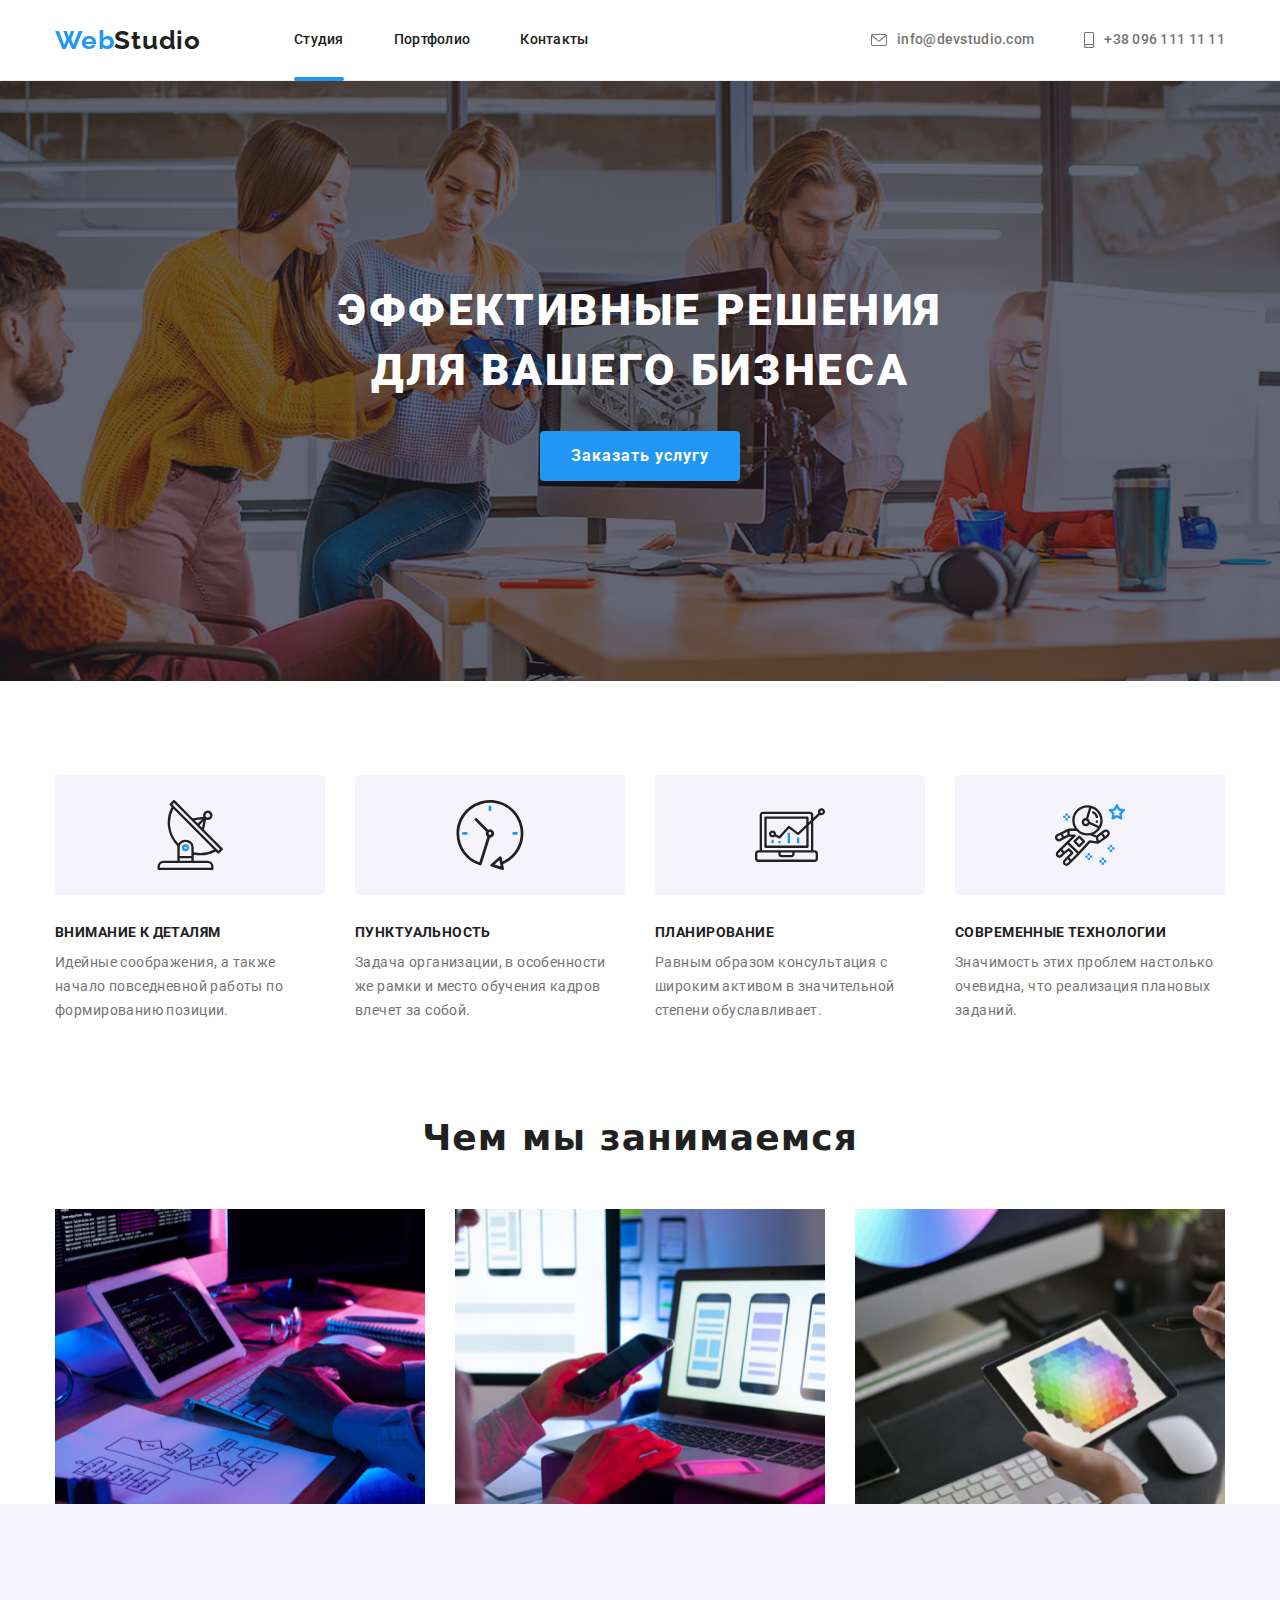
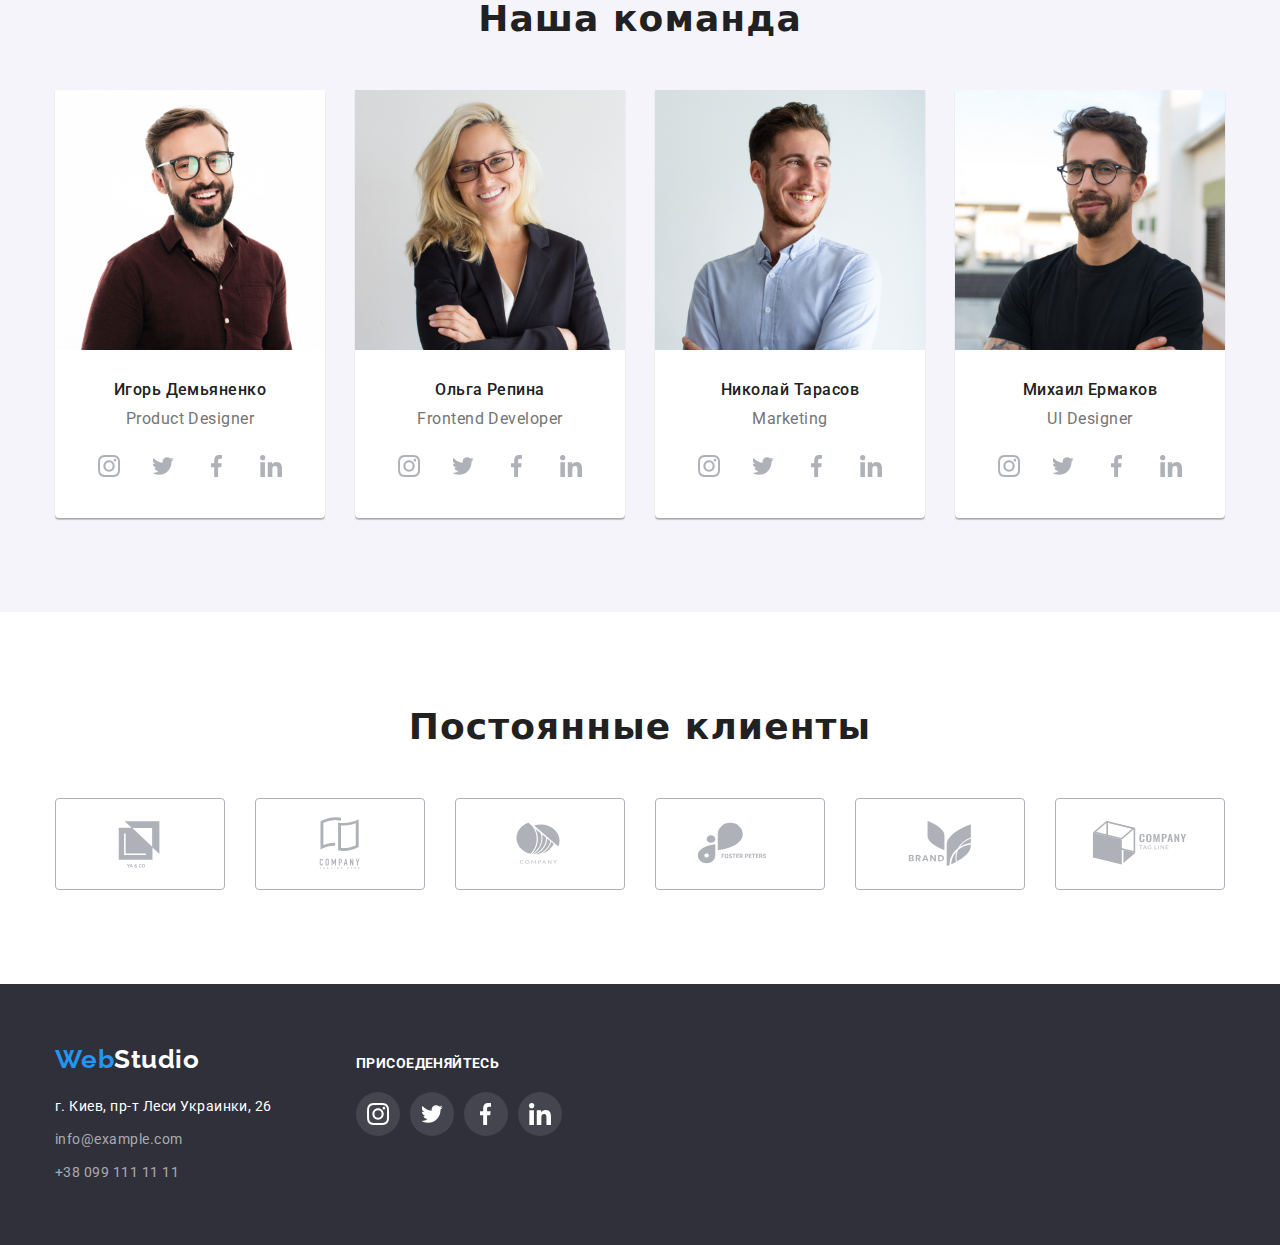
<file: index.html>
<!DOCTYPE html>
<html lang="ru">

<head>
  <meta charset="UTF-8" />
  <meta http-equiv="X-UA-Compatible" content="IE=edge" />
  <meta name="viewport" content="width=device-width, initial-scale=1.0" />
  <link rel="stylesheet" href="./css/styles.css">
  <link rel="preconnect" href="https://fonts.googleapis.com">
  <link rel="preconnect" href="https://fonts.gstatic.com" crossorigin>
  <link rel="stylesheet" href="https://cdn.jsdelivr.net/npm/modern-normalize@1.1.0/modern-normalize.min.css">
  <link href="https://fonts.googleapis.com/css2?family=Raleway:wght@700&family=Roboto:wght@400;500;700;900&display=swap"
    rel="stylesheet">
  <title>Студия</title>
</head>

<body>
  <!-- Шапка сайта -->
  <header class="header">
    <div class="header-box container">
      <a class="header-logo link" lang="en" href="./index.html"><span class="logo-link">Web</span>Studio</a>

      <nav class="header-nav">
        <ul class="header-list list">
          <li class="header-item">
            <a class="header-link current link" href="./index.html">Студия</a>
          </li>
          <li class="header-item"><a class="header-link link" href="./portfolio.html">Портфолио</a></li>
          <li class="header-item"><a class="header-link link" href="">Контакты</a></li>
        </ul>
      </nav>

      <div class="contacts-row header-contact">

        <ul class="list">
          <li class="item">
            <a class="header-mail link" lang="en" href="mailto:info@devstudio.com">
              <svg class="icon-mail" width="16" height="12">
                <use href="./images/symbol-defs.svg#icon-envelope"></use>
              </svg>info@devstudio.com</a>
          </li>

          <li class="item">
            <a class="header-phone link" href="tel:+380961111111">
              <svg class="icon-phone" width="10px" height="16px">
                <use href="./images/symbol-defs.svg#icon-smartphone"></use>
              </svg>+38 096 111 11 11 </a>
          </li>
        </ul>

      </div>

  </header>
  <!-- Уникальный контент -->
  <main>
    <!-- Секция Герой -->
    <section class="hero">
      <div class="container">
        <h1 class="hero-title">
          Эффективные решения <br />
          для вашего бизнеса
        </h1>
        <button class="hero-button" type="button">Заказать услугу</button>
      </div>

    </section>
    <!-- Секция Особенности -->
    <section class="feature">
      <h2 hidden>Наши Особенности</h2>
      <div class="feature-box container">
        <ul class="feature-list list">
          <li class="feature-item list">
            <div class="feature-container">
              <svg class="feature-logo">
                <use href="./images/icons.svg#icon-sputnik">sputnik</use>
              </svg>
            </div>
            <h3 class="feature-title">Внимание к деталям</h3>
            <p class="feature-text">
              Идейные соображения, а также начало повседневной работы по
              формированию позиции.
            </p>
          </li>

          <li class="feature-item list">
            <div class="feature-container">
              <svg class="feature-logo">
                <use href="./images/icons.svg#icon-clock"></use>
              </svg>
            </div>
            <h3 class="feature-title">Пунктуальность</h3>
            <p class="feature-text">
              Задача организации, в особенности же рамки и место обучения кадров
              влечет за собой.
            </p>
          </li>

          <li class="feature-item list">
            <div class="feature-container">
              <svg class="feature-logo">
                <use href="./images/icons.svg#icon-diagram"></use>
              </svg>
            </div>
            <h3 class="feature-title">Планирование</h3>
            <p class="feature-text">
              Равным образом консультация с широким активом в значительной
              степени обуславливает.
            </p>
          </li>


          <li class="feature-item list">
            <div class="feature-container">
              <svg class="feature-logo">
                <use href="./images/icons.svg#icon-astronaut"></use>
              </svg>
            </div>
            <h3 class="feature-title">Современные технологии</h3>
            <p class="feature-text">
              Значимость этих проблем настолько очевидна, что реализация
              плановых заданий.
            </p>
          </li>
        </ul>
      </div>

    </section>
    <!-- Секция Чем мы занимаемся -->
    <section class="occupation">
      <div class="container">
        <h2 class="occupation-title">Чем мы занимаемся</h2>

        <ul class="occupation-list list">
          <li class="occupation-item list">
            <img class="occupation-image" src="./images/gallery/img-1.jpg" alt="Печатает код на клавиатуре" width="370"
              height="295" />
          </li>

          <li class="occupation-item list">
            <img class="occupation-image" src="./images/gallery/img-2.jpg" alt="Держит смартфон и управляет макбуком"
              width="370" height="295" />
          </li>

          <li class="occupation-item list">
            <img class="occupation-image" src="./images/gallery/img-3.jpg" alt="Рассматривает палитру цветов на айпаде"
              width="370" height="295" />
          </li>
        </ul>
      </div>
    </section>
    <!-- Секция Команда сотрудников -->
    <section class="employee">
      <div class="container">
        <h2 class="employee-title">Наша команда</h2>

        <ul class="employee-list list">
          <li class="employee-item list">
            <img class="employee-image" src="./images/employees/Игорь_Демьяненко.jpg" alt="Игорь Демьяненко" width="270"
              height="260" />
            <div class="employee-box">
              <h3 class="employee-title-name">Игорь Демьяненко</h3>
              <p class="employee-text" lang="en">Product Designer</p>
              <ul class="employee-list-nav">
                <li class="employee-item-nav list">
                  <a class="employee-link-nav link" href="#!">
                    <svg class="employee-svg" width="22" height="22">
                      <use href="./images/icons.svg#icon-instagram"></use>
                    </svg>
                  </a>
                <li class="employee-item-nav list">
                  <a class="employee-link-nav link" href="#!">
                    <svg class="employee-svg" width="22" height="22">
                      <use href="./images/icons.svg#icon-twitter"></use>
                    </svg>
                  </a>
                </li>
                <li class="employee-item-nav list">
                  <a class="employee-link-nav link" href="#!">
                    <svg class="employee-svg" width="22" height="22">
                      <use href="./images/icons.svg#icon-facebook"></use>
                    </svg>
                  </a>
                </li>
                <li class="employee-item-nav list">
                  <a class="employee-link-nav link" href="#!">
                    <svg class="employee-svg" width="22" height="22">
                      <use href="./images/icons.svg#icon-linkedin"></use>
                    </svg>
                  </a>
                </li>
              </ul>
            </div>
          </li>

          <li class="employee-item list">
            <img class="employee-image" src="./images/employees/Ольга_Репина.jpg" alt="Ольга Репина" width="270"
              height="260" />
            <div class="employee-box">
              <h3 class="employee-title-name">Ольга Репина</h3>
              <p class="employee-text" lang="en">Frontend Developer</p>
              <ul class="employee-list-nav">
                <li class="employee-item-nav list">
                  <a class="employee-link-nav link" href="#!">
                    <svg class="employee-svg" width="22" height="22">
                      <use href="./images/icons.svg#icon-instagram"></use>
                    </svg>
                  </a>
                </li>
                <li class="employee-item-nav list">
                  <a class="employee-link-nav link" href="#!">
                    <svg class="employee-svg" width="22" height="22">
                      <use href="./images/icons.svg#icon-twitter"></use>
                    </svg>
                  </a>
                </li>
                <li class="employee-item-nav list">
                  <a class="employee-link-nav link" href="#!">
                    <svg class="employee-svg" width="22" height="22">
                      <use href="./images/icons.svg#icon-facebook"></use>
                    </svg>
                  </a>
                </li>
                <li class="employee-item-nav list">
                  <a class="employee-link-nav link" href="#!">
                    <svg class="employee-svg" width="22" height="22">
                      <use href="./images/icons.svg#icon-linkedin"></use>
                    </svg>
                  </a>
                </li>
              </ul>
            </div>
          </li>

          <li class="employee-item list">
            <img class="employee-image" src="./images/employees/Николай_Тарасов.jpg" alt="Николай Тарасов" width="270"
              height="260" />
            <div class="employee-box">
              <h3 class="employee-title-name">Николай Тарасов</h3>
              <p class="employee-text" lang="en">Marketing</p>
              <ul class="employee-list-nav">
                <li class="employee-item-nav list">
                  <a class="employee-link-nav link" href="#!">
                    <svg class="employee-svg" width="22" height="22">
                      <use href="./images/icons.svg#icon-instagram"></use>
                    </svg>
                  </a>
                <li class="employee-item-nav list">
                  <a class="employee-link-nav link" href="#!">
                    <svg class="employee-svg" width="22" height="22">
                      <use href="./images/icons.svg#icon-twitter"></use>
                    </svg>
                  </a>
                </li>
                <li class="employee-item-nav list">
                  <a class="employee-link-nav link" href="#!">
                    <svg class="employee-svg" width="22" height="22">
                      <use href="./images/icons.svg#icon-facebook"></use>
                    </svg>
                  </a>
                </li>
                <li class="employee-item-nav list">
                  <a class="employee-link-nav link" href="#!">
                    <svg class="employee-svg" width="22" height="22">
                      <use href="./images/icons.svg#icon-linkedin"></use>
                    </svg>
                  </a>
                </li>
              </ul>
            </div>
          </li>

          <li class="employee-item list">
            <img class="employee-image" src="./images/employees/Михаил_Ермаков.jpg" alt="Михаил Ермаков" width="270"
              height="260" />
            <div class="employee-box">
              <h3 class="employee-title-name">Михаил Ермаков</h3>
              <p class="employee-text" lang="en">UI Designer</p>
              <ul class="employee-list-nav">
                <li class="employee-item-nav list">
                  <a class="employee-link-nav link" href="#!">
                    <svg class="employee-svg" width="22" height="22">
                      <use href="./images/icons.svg#icon-instagram"></use>
                    </svg>
                  </a>
                <li class="employee-item-nav list">
                  <a class="employee-link-nav link" href="#!">
                    <svg class="employee-svg" width="22" height="22">
                      <use href="./images/icons.svg#icon-twitter"></use>
                    </svg>
                  </a>
                </li>
                <li class="employee-item-nav list">
                  <a class="employee-link-nav link" href="#!">
                    <svg class="employee-svg" width="22" height="22">
                      <use href="./images/icons.svg#icon-facebook"></use>
                    </svg>
                  </a>
                </li>
                <li class="employee-item-nav list">
                  <a class="employee-link-nav link" href="#!">
                    <svg class="employee-svg" width="22" height="22">
                      <use href="./images/icons.svg#icon-linkedin"></use>
                    </svg>
                  </a>
                </li>
              </ul>
            </div>
          </li>
        </ul>
      </div>
    </section>

    <!-- Постоянные клиенты -->
    <section class="customer">
      <div class="container">
        <h2 class="customer-title">Постоянные клиенты</h2>
        <ul class="customer-list">
          <li class="customer-item list">
            <a class="customer-link" href="#!">
              <svg class="customer-svg" width="106" height="60">
                <use href="./images/icons.svg#icon-Logo1"></use>
              </svg>
            </a>
          </li>
          <li class="customer-item list">
            <a class="customer-link" href="#!">
              <svg class="customer-svg" width="106" height="60">
                <use href="./images/icons.svg#icon-Logo2"></use>
              </svg>
            </a>
          </li>
          <li class="customer-item list">
            <a class="customer-link" href="#!">
              <svg class="customer-svg" width="106" height="60">
                <use href="./images/icons.svg#icon-Logo3"></use>
              </svg>
            </a>
          </li>
          <li class="customer-item list">
            <a class="customer-link" href="#!">
              <svg class="customer-svg" width="106" height="60">
                <use href="./images/icons.svg#icon-Logo4"></use>
              </svg>
            </a>
          </li>
          <li class="customer-item list">
            <a class="customer-link" href="#!">
              <svg class="customer-svg" width="106" height="60">
                <use href="./images/icons.svg#icon-Logo5"></use>
              </svg>
            </a>
          </li>
          <li class="customer-item list">
            <a class="customer-link" href="#!">
              <svg class="customer-svg" width="106" height="60">
                <use href="./images/icons.svg#icon-Logo6"></use>
              </svg>
            </a>
          </li>
        </ul>
      </div>

    </section>
  </main>
  <!-- Подвал сайта -->
  <footer class="footer">
    <div class="container footer-box">

      <div class="footer-box-logo">
        <a class="footer-logo link" lang="en" href="./index.html"><span class="logo-link">Web</span>Studio</a>
        <ul class="footer-list list">
          <li class="footer-item list">
            <a class="footer-maps link"
              href="https://www.google.com.ua/maps/place/%D0%B1%D1%83%D0%BB%D1%8C%D0%B2%D0%B0%D1%80+%D0%9B%D0%B5%D1%81%D1%96+%D0%A3%D0%BA%D1%80%D0%B0%D1%97%D0%BD%D0%BA%D0%B8,+26,+%D0%9A%D0%B8%D1%97%D0%B2,+02000/@50.4265841,30.5361918,17z/data=!3m1!4b1!4m5!3m4!1s0x40d4cf0e033ecbe9:0x57a4dffefec77da0!8m2!3d50.4265807!4d30.5383858"
              target="_blank" rel="noreferrer noopener">
              <address class="footer-address">г. Киев, пр-т Леси Украинки, 26</address>
            </a>
          </li>
          <li class="footer-item list">
            <a class="footer-link-mail link" lang="en" href="mailto:info@example.com">info@example.com</a>
          </li>
          <li class="footer-item list">
            <a class="footer-link-phone link" href="tel:+380991111111">+38 099 111 11 11</a>
          </li>
        </ul>
      </div>

      <div class="footer-block">
        <p class="footer-text">Присоеденяйтесь</p>
        <ul class="footer-block-list">
          <li class="footer-item-nav list">
            <a class="footer-link-nav link" href="#!">
              <svg class="employee-svg" width="22" height="22">
                <use href="./images/icons.svg#icon-instagram"></use>
              </svg>
            </a>
          </li>
          <li class="footer-item-nav list">
            <a class="footer-link-nav link" href="#!">
              <svg class="employee-svg" width="22" height="22">
                <use href="./images/icons.svg#icon-twitter"></use>
              </svg>
            </a>
          </li>
          <li class="footer-item-nav list">
            <a class="footer-link-nav link" href="#!">
              <svg class="employee-svg" width="22" height="22">
                <use href="./images/icons.svg#icon-facebook"></use>
              </svg>
            </a>
          </li>
          <li class="footer-item-nav list">
            <a class="footer-link-nav link" href="#!">
              <svg class="employee-svg" width="22" height="22">
                <use href="./images/icons.svg#icon-linkedin"></use>
              </svg>
            </a>
          </li>
        </ul>
      </div>

    </div>

  </footer>
</body>

</html>
</file>
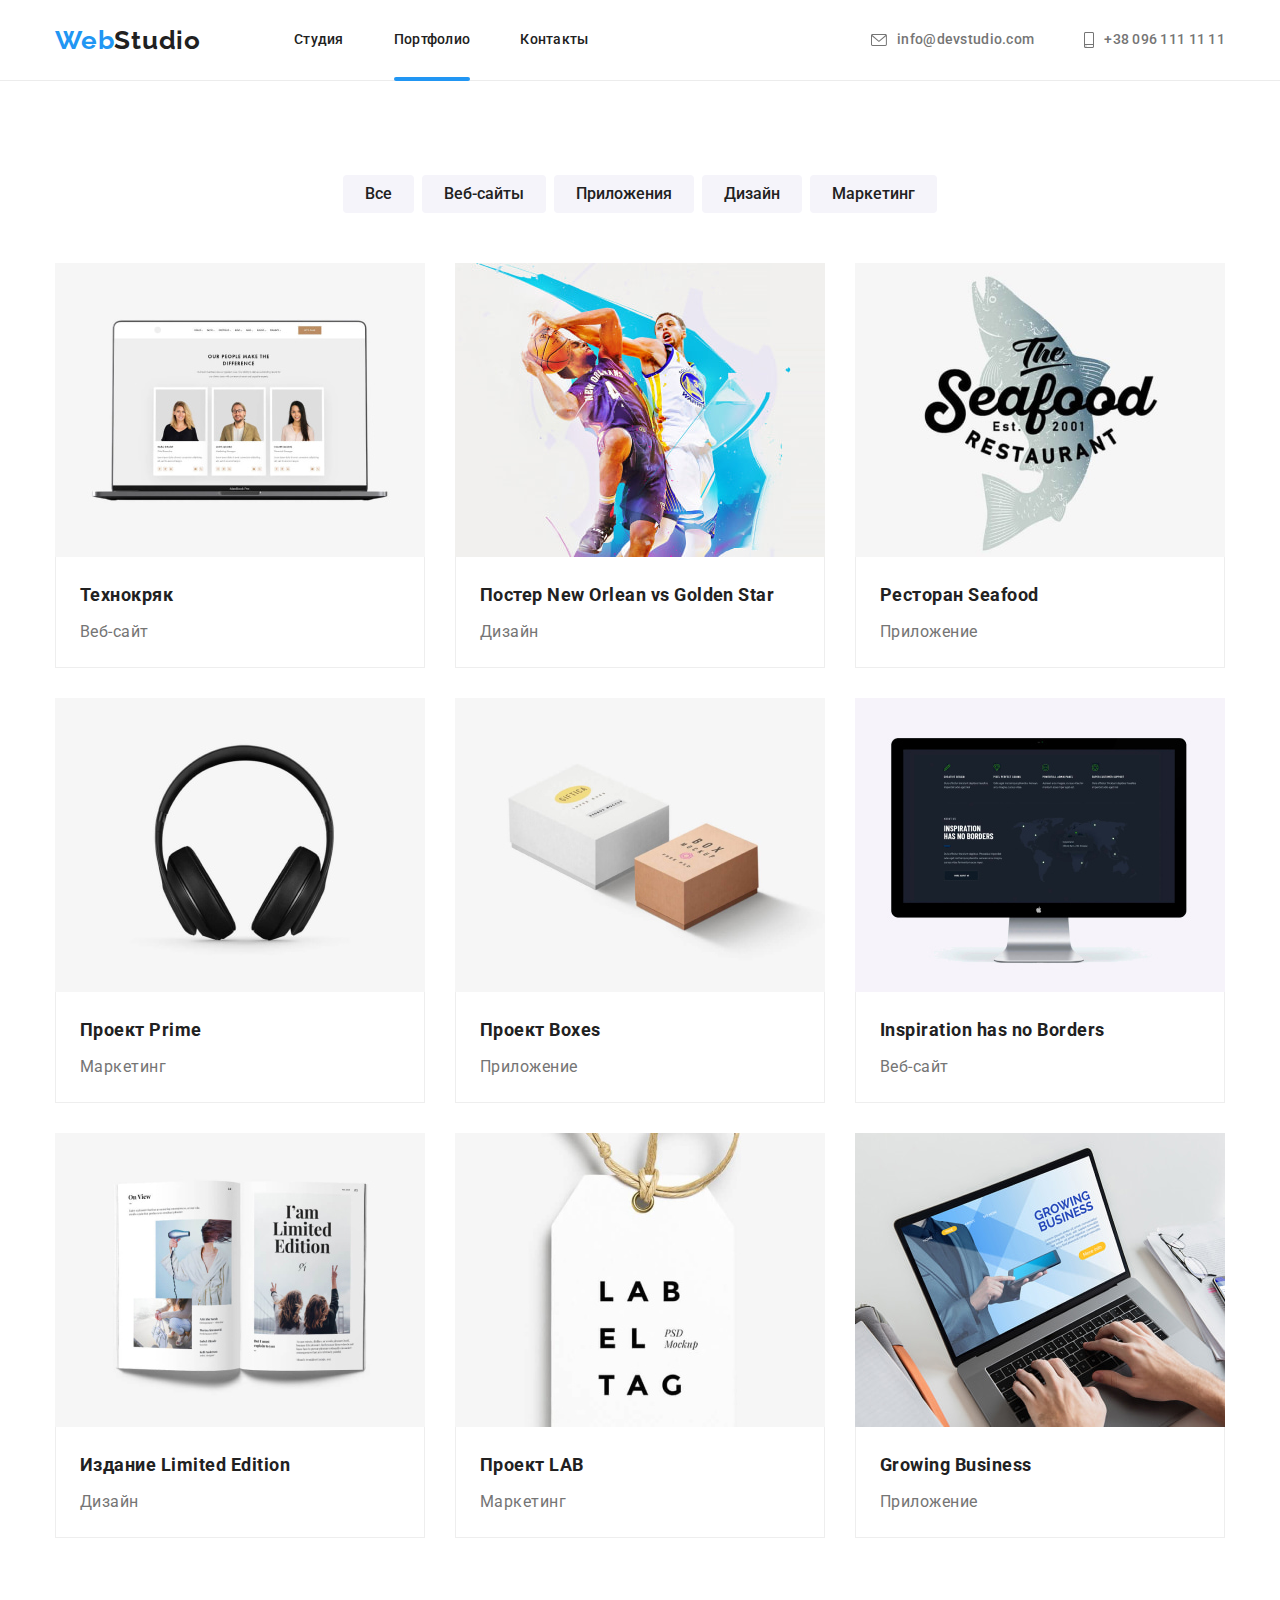
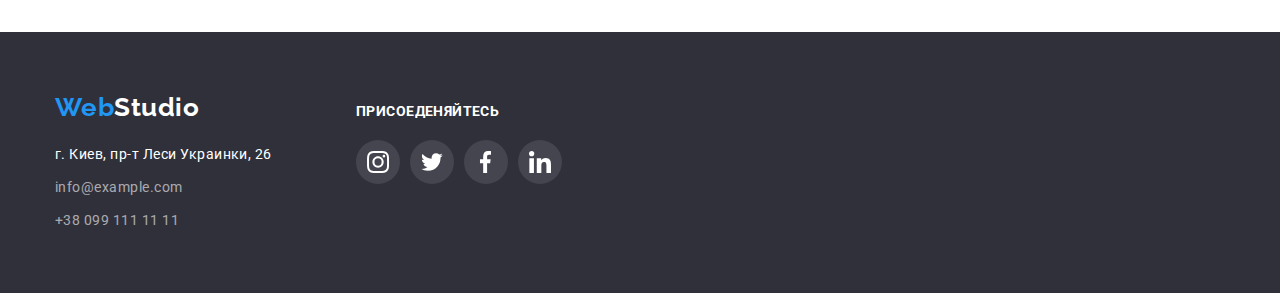
<file: portfolio.html>
<!DOCTYPE html>
<html lang="ru">

<head>
  <meta charset="UTF-8" />
  <meta http-equiv="X-UA-Compatible" content="IE=edge" />
  <meta name="viewport" content="width=device-width, initial-scale=1.0" />
  <link rel="stylesheet" href="./css/styles.css">
  <link rel="preconnect" href="https://fonts.googleapis.com">
  <link rel="preconnect" href="https://fonts.gstatic.com" crossorigin>
  <link rel="stylesheet" href="https://cdn.jsdelivr.net/npm/modern-normalize@1.1.0/modern-normalize.min.css">
  <link href="https://fonts.googleapis.com/css2?family=Raleway:wght@700&family=Roboto:wght@400;500;700;900&display=swap"
    rel="stylesheet">
  <title>Портфолио</title>
</head>

<body>
  <!-- Шапка сайта -->

  <header class="header">
    <div class="header-box container">
      <a class="header-logo link" lang="en" href="./index.html"><span class="logo-link">Web</span>Studio</a>

      <nav class="header-nav">
        <ul class="header-list list">
          <li class="header-item"><a class="header-link link" href="./index.html">Студия</a></li>
          <li class="header-item"><a class="header-link current link" href="./portfolio.html">Портфолио</a></li>
          <li class="header-item"><a class="header-link link" href="">Контакты</a></li>
        </ul>
      </nav>

      <div class="contacts-row header-contact">

        <ul class="list">
          <li class="item">
            <a class="header-mail link" lang="en" href="mailto:info@devstudio.com">
              <svg class="icon-mail" width="16" height="12">
                <use href="./images/symbol-defs.svg#icon-envelope"></use>
              </svg>info@devstudio.com</a>
          </li>

          <li class="item">
            <a class="header-phone link" href="tel:+380961111111">
              <svg class="icon-phone" width="10px" height="16px">
                <use href="./images/symbol-defs.svg#icon-smartphone"></use>
              </svg>+38 096 111 11 11 </a>
          </li>
        </ul>

      </div>

  </header>
  <!-- Уникальный контент -->

  <main>
    <!-- Секция сайты приложения дизайн маркетинг -->
    <section class="nav-port">
      <h2 hidden>Навигация</h2>
      <div class="container">
        <ul class="nav-list">
          <li class="nav-item list">
            <button type="button" class="nav-button link">Все</button>
          </li>
          <li class="nav-item list">
            <button type="button" class="nav-button link">Веб-сайты</button>
          </li>
          <li class="nav-item list">
            <button type="button" class="nav-button link">Приложения</button>
          </li>
          <li class="nav-item list">
            <button type="button" class="nav-button link">Дизайн</button>
          </li>
          <li class="nav-item list">
            <button type="button" class="nav-button link">Маркетинг</button>
          </li>
        </ul>

        <ul class="services-list">

          <li class="services-item list">
            <a class="services-link link" href="#!">
              <img class="services-image" src="./images/galery-portfolio/ноутбук.jpg" alt="ноутбук">
              <div class="services-box">
                <p class="services-primary-text">Технокряк</p>
                <p class="services-secondary-text">Веб-сайт</p>
              </div>
            </a>
          </li>

          <li class="services-item list">
            <a class="services-link link" href="#!">
              <img class="services-image" src="./images/galery-portfolio/баскетбол.jpg"
                alt="два игрока играют в баскетбол">
              <div class="services-box">
                <p class="services-primary-text">Постер New Orlean vs Golden Star</p>
                <p class="services-secondary-text">Дизайн</p>
              </div>
            </a>
          </li>

          <li class="services-item list">
            <a class="services-link link" href="#!">
              <img class="services-image" src="./images/galery-portfolio/логотип-ресторан.jpg"
                alt="логотип ресторана Seafood">
              <div class="services-box">
                <p class="services-primary-text">Ресторан Seafood</p>
                <p class="services-secondary-text">Приложение</p>
              </div>
            </a>
          </li>

          <li class="services-item list">
            <a class="services-link link" href="#!">
              <img class="services-image" src="./images/galery-portfolio/наушники.jpg" alt="наушники">
              <div class="services-box">
                <p class="services-primary-text">Проект Prime</p>
                <p class="services-secondary-text">Маркетинг</p>
              </div>
            </a>
          </li>

          <li class="services-item list">
            <a class="services-link link" href="#!">
              <img class="services-image" src="./images/galery-portfolio/коробочки.jpg" alt="коробочки">
              <div class="services-box">
                <p class="services-primary-text">Проект Boxes</p>
                <p class="services-secondary-text">Приложение</p>
              </div>
            </a>
          </li>

          <li class="services-item list">
            <a class="services-link link" href="#!">
              <img class="services-image" src="./images/galery-portfolio/монитор.jpg" alt="монитор">
              <div class="services-box">
                <p class="services-primary-text" lang="en">Inspiration has no Borders</p>
                <p class="services-secondary-text">Веб-сайт</p>
              </div>
            </a>
          </li>

          <li class="services-item list">
            <a class="services-link link" href="#!">
              <img class="services-image" src="./images/galery-portfolio/книга.jpg" alt="книга">
              <div class="services-box">
                <p class="services-primary-text">Издание Limited Edition</p>
                <p class="services-secondary-text">Дизайн</p>
              </div>
            </a>
          </li>

          <li class="services-item list">
            <a class="services-link link" href="#!">
              <img class="services-image" src="./images/galery-portfolio/ярлык.jpg" alt="ярлык">
              <div class="services-box">
                <p class="services-primary-text">Проект LAB</p>
                <p class="services-secondary-text">Маркетинг</p>
              </div>
            </a>
          </li>

          <li class="services-item list">
            <a class="services-link link" href="#!">
              <img class="services-image" src="./images/galery-portfolio/ноутбук-печать.jpg"
                alt="Печатает текст на ноутбуке">
              <div class="services-box">
                <p class="services-primary-text" lang="en">Growing Business</p>
                <p class="services-secondary-text">Приложение</p>
              </div>
            </a>
          </li>

        </ul>
      </div>

    </section>
  </main>

  <!-- Подвал сайта -->
  <footer class="footer">
    <div class="container footer-box">

      <div class="footer-box-logo">
        <a class="footer-logo link" lang="en" href="./index.html"><span class="logo-link">Web</span>Studio</a>
        <ul class="footer-list list">
          <li class="footer-item list">
            <a class="footer-maps link"
              href="https://www.google.com.ua/maps/place/%D0%B1%D1%83%D0%BB%D1%8C%D0%B2%D0%B0%D1%80+%D0%9B%D0%B5%D1%81%D1%96+%D0%A3%D0%BA%D1%80%D0%B0%D1%97%D0%BD%D0%BA%D0%B8,+26,+%D0%9A%D0%B8%D1%97%D0%B2,+02000/@50.4265841,30.5361918,17z/data=!3m1!4b1!4m5!3m4!1s0x40d4cf0e033ecbe9:0x57a4dffefec77da0!8m2!3d50.4265807!4d30.5383858"
              target="_blank" rel="noreferrer noopener">
              <address class="footer-address">г. Киев, пр-т Леси Украинки, 26</address>
            </a>
          </li>
          <li class="footer-item list">
            <a class="footer-link-mail link" lang="en" href="mailto:info@example.com">info@example.com</a>
          </li>
          <li class="footer-item list">
            <a class="footer-link-phone link" href="tel:+380991111111">+38 099 111 11 11</a>
          </li>
        </ul>
      </div>

      <div class="footer-block">
        <p class="footer-text">Присоеденяйтесь</p>
        <ul class="footer-block-list">
          <li class="footer-item-nav list">
            <a class="footer-link-nav link" href="#!">
              <svg class="employee-svg" width="22" height="22">
                <use href="./images/icons.svg#icon-instagram"></use>
              </svg>
            </a>
          </li>
          <li class="footer-item-nav list">
            <a class="footer-link-nav link" href="#!">
              <svg class="employee-svg" width="22" height="22">
                <use href="./images/icons.svg#icon-twitter"></use>
              </svg>
            </a>
          </li>
          <li class="footer-item-nav list">
            <a class="footer-link-nav link" href="#!">
              <svg class="employee-svg" width="22" height="22">
                <use href="./images/icons.svg#icon-facebook"></use>
              </svg>
            </a>
          </li>
          <li class="footer-item-nav list">
            <a class="footer-link-nav link" href="#!">
              <svg class="employee-svg" width="22" height="22">
                <use href="./images/icons.svg#icon-linkedin"></use>
              </svg>
            </a>
          </li>
        </ul>
      </div>

    </div>

  </footer>
</body>

</html>
</file>
<file: css/styles.css>
:root {
  /* Основные шрифты */
  --main-font: 'roboto', sans-serif;
  --secondary-font: 'raleway' sans-serif;
  /* Цвет текста */
  --main-color: rgba(117, 117, 117, 1);

  --secondary-color: rgb(33, 33, 33, 1);
  --accent-color: rgb(33, 150, 243, 1);
  --title-color: rgb(255, 255, 255, 1);
  /* Основные фоны */
}

html {
  box-sizing: border-box;
}
*,
*::before,
*::after {
  box-sizing: inherit;
}

.container {
  width: 1200px;
  padding-right: 15px;
  padding-left: 15px;
  margin-left: auto;
  margin-right: auto;
}

h1,
h2,
h3,
h4,
p {
  margin-top: 0;
  margin-bottom: 0;
}
.link {
  text-decoration: none;
}

ul {
  margin-top: 0;
  margin-bottom: 0;
  padding: 0;
}

.list {
  margin-top: 0;
  margin-bottom: 0;
  padding-left: 0;
  list-style: none;
}

body {
  background-color: #fff;
  font-family: var(--main-font);
  letter-spacing: 0.03em;
}
section {
  display: block;
}

img {
  display: block;
}

.current {
  color: var(--accent-color);
}

.current::after {
  position: absolute;
  content: "";
  left: 0;
  bottom: -21px;
  display: block;
  width: 100%;
  height: 4px;
  border-radius: 2px;
  background-color: var(--accent-color)
}
/* Шапка сайта */


.header {
  border-bottom: 1px solid rgba(236, 236, 236, 1);

}
  



.header-box {
  display: flex;
  align-items: center;
}

.header-list {
  display: flex;
}

.header-item link {
  display: block
}

.header-nav {
  margin-left: 93px;
}

.header-item {
  position: relative;
  margin-right: 50px;
}
.header-item:last-child {
  margin-right: 0;
}


.header-link {
  display: block;
  padding-top: 12px;
  padding-bottom: 12px;

}

.header-logo {
  font-family: raleway;
  font-size: 26px;
  font-weight: 700;
  line-height: 1.19;
  color: var(--secondary-color);
  letter-spacing: 0.03em;
}

.logo-link {
  font-family: raleway;
  font-size: 26px;
  font-weight: 700;
  line-height: 1.19;
  color: var(--accent-color);
  letter-spacing: 0.03em;
}

.header-link {
  font-family: var(--main-font);
  color: var(--secondary-color);
  font-style: normal;
  font-weight: 500;
  font-size: 14px;
  line-height: 1.14;
  letter-spacing: 0.02em;
}

.header-link:hover,
.header-link:focus {
  color: var(--accent-color);
}

.header-link-txt {
  font-family: var(--main-font);
  color: var(--secondary-color);
  font-style: normal;
  font-weight: 500;
  font-size: 14px;
  line-height: 1.14;
  letter-spacing: 0.02em;
}

.header-contact {
  margin-left: auto;
}

.contacts-row .list {
  display: flex;
  align-items: center;
}

.contacts-row .item {
  text-align: center;
}

.icon-mail {
  width: 16px;
  height: 12px;
}

.header-link-txt:hover,
.header-link-txt:focus {
  color: var(--accent-color);
}

.header-mail {
  padding-top: 32px;
  padding-bottom: 32px;
  margin-right: 50px;
  display: flex;
  align-items: center;


  font-family: var(--main-font);
  color: var(--main-color);
  font-style: normal;
  font-weight: 500;
  font-size: 14px;
  line-height: 1.14;
  letter-spacing: 0.02em;
}

.header-mail:hover,
.header-mail:focus {
  color: var(--accent-color);
}

.header-phone {
  padding-top: 32px;
  padding-bottom: 32px;
  display: flex;
  align-items: center;

  font-family: var(--main-font);
  color: var(--main-color);
  font-style: normal;
  font-weight: 500;
  font-size: 14px;
  line-height: 1.14;
  letter-spacing: 0.02em;
}

.icon-phone {
  fill: currentColor;
  margin-right: 10px;
}

.icon-mail {
  fill: currentColor;
  margin-right: 10px;
}

.header-phone:hover,
.header-phone:focus {
  color: var(--accent-color);
}

.header-list-box {
  display: flex;
  align-items: center;
}

.header-item-box:not(:last-child) {
  margin-right: 20px;

}



/* Секция герой */
.hero {
  padding: 200px 0px;
  text-align: center;
  margin-left: auto;
  margin-right: auto;

  background-image: linear-gradient(rgba(47, 48, 58, 0.4), rgba(47, 48, 58, 0.4)),
    url(../images/Backgrounds/bcghero.png);
  background-repeat: no-repeat;
  background-size: cover;
  background-position: center;
  background-color: rgba(47, 48, 58, 1);

  max-width: 1600px;
  height: 600px;
}

.hero-title {
  font-size: 44px;
  font-family: var(--main-font);
  font-style: normal;
  color: var(--title-color);
  font-weight: 900;
  line-height: 1.36;
  letter-spacing: 0.06em;
  text-transform: uppercase;
}

.hero-button {
  width: 200px;
  height: 50px;
  border-radius: 4px;
  border: rgba(255, 255, 255, 0);
  margin-top: 30px;

  font-family: var(--main-font);
  font-style: normal;
  font-weight: 700;
  font-size: 16px;
  line-height: 1.87;
  letter-spacing: 0.06em;
  cursor: pointer;
  color: var(--title-color);
  background-color: var(--accent-color);
}

/* Секция особенности */

.feature {
  padding-top: 94px;
  padding-bottom: 94px;
}

.feature-list {
  display: flex;
}

.feature-item {
  margin-right: 30px;
}

.feature-item:last-child {
  margin-right: 0;
}

.feature-title {
  margin-bottom: 10px;

  font-family: var(--main-font);
  font-style: normal;
  color: var(--secondary-color);
  font-weight: 700;
  font-size: 14px;
  line-height: 1.14;
  letter-spacing: 0.03em;
  text-transform: uppercase;
}

.feature-text {
  font-family: var(--main-font);
  font-style: normal;
  font-weight: normal;
  font-size: 14px;
  line-height: 1.71;
  letter-spacing: 0.03em;
  color: var(--main-color);
}

.feature-logo {
  width: 70px;
  height: 70px;
}

.feature-container {
  display: flex;
  width: 270px;
  height: 120px;
  justify-content: center;
  align-items: center;
  border-radius: 4px;
  margin-bottom: 30px;

  background-color: rgba(245, 244, 250, 1);
}

/* Секция Чем мы занимаемся */

.occupation-title {
  text-align: center;

  font-style: normal;
  font-weight: 700;
  font-size: 36px;
  line-height: 1.17;
  letter-spacing: 0.03em;
  color: var(--secondary-color);
}

.occupation-list {
  display: flex;
  margin-top: 50px;
}
.occupation-item:nth-child(n + 2) {
  margin-left: 30px;
}

/* Секция Команда сотрудников */

.employee {
  background-color: rgba(245, 244, 250, 1);
  padding: 94px 0;
}

.employee-title {
  text-align: center;

  font-style: normal;
  font-weight: 700;
  font-size: 36px;
  line-height: 1.17;
  letter-spacing: 0.03em;
  color: var(--secondary-color);
}
.employee-list {
  display: flex;
  margin-top: 50px;
}

.employee-item {
  background-color: #fff;
  box-shadow: 0px 1px 3px rgba(0, 0, 0, 0), 0px 1px 1px rgba(0, 0, 0, 0.14),
    0px 2px 1px rgba(0, 0, 0, 0.2);
  border-radius: 0px 0px 4px 4px;
}

.employee-item:nth-child(n + 2) {
  margin-left: 30px;
}

.employee-box {
  padding-top: 30px;
  padding-bottom: 30px;
}

.employee-title-name {
  text-align: center;

  font-family: var(--main-font);
  font-style: normal;
  font-weight: 500;
  font-size: 16px;
  line-height: 1.19;
  letter-spacing: 0.03em;
  color: var(--secondary-color);
}

.employee-text {
  margin-top: 10px;
  text-align: center;

  font-family: var(--main-font);
  font-style: normal;
  font-weight: normal;
  font-size: 16px;
  line-height: 1.19;
  letter-spacing: 0.03em;
  color: var(--main-color);
}

.employee-list-nav {
  display: flex;
  justify-content: center;
  margin-top: 16px;
}

.employee-link-nav {
  width: 44px;
  height: 44px;
  display: flex;
  border-radius: 50%;
  justify-content: center;
  align-items: center;
  background-color: #fff;
  fill: rgba(175, 177, 184, 1);
}

.employee-link-nav:hover,
.employee-link-nav:focus {
  background-color: rgba(33, 150, 243, 1);
  fill: #ffffff;
}

.employee-item-nav:not(:last-child) {
  margin-right: 10px;
}

/* Постоянные клиенты */

.customer {
  padding-top: 94px;
  padding-bottom: 94px;
}

.customer-title {
  text-align: center;

  font-style: normal;
  font-weight: 700;
  font-size: 36px;
  line-height: 1.17;
  letter-spacing: 0.03em;
  color: var(--secondary-color);
}

.customer-list {
  display: flex;
  margin-top: 50px;
  justify-content: center;
}

.customer-item {
  justify-content: center;
  align-items: center;
}

.customer-item:not(:last-child) {
  margin-right: 30px;
}

.customer-link {
  display: flex;
  justify-content: center;
  align-items: center;
  width: 170px;
  height: 92px;
  border: 1px solid rgba(175, 177, 184, 1);
  border-radius: 4px;

  fill: rgba(175, 177, 184, 1);
}

.customer-link:hover,
.customer-link:focus {
  border: 1px solid rgba(33, 150, 243, 1);
  fill: rgba(33, 150, 243, 1);
}

/* Портфолио */

.nav-port {
  padding-bottom: 94px;
}

.nav-button {
  text-align: center;
  padding: 6px 22px;
  border-radius: 4px;
  border: transparent;

  font-family: roboto;
  font-style: normal;
  font-weight: 500;
  font-size: 16px;
  line-height: 1.63;
  color: var(--secondary-color);
  cursor: pointer;
  background-color: rgba(245, 244, 250, 1);
}

.nav-port {
  padding: 94px 0;
}

.nav-list {
  display: flex;
  justify-content: center;
}

.nav-item {
  margin-right: 8px;
}

.nav-item:last-child {
  margin-right: 0;
}

.nav-button:hover,
.nav-button:focus {
  color: var(--title-color);
  background-color: var(--accent-color);
  box-shadow: 0px 3px 1px rgba(0, 0, 0, 0.1), 0px 1px 2px rgba(0, 0, 0, 0.08),
    0px 2px 2px rgba(0, 0, 0, 0.12);
}

.services-list {
  display: flex;
  flex-wrap: wrap;
  margin-top: 50px;
}

.services-link {
  display: block;
}

.services-item {
  margin-right: 30px;
  margin-bottom: 30px;

}

.services-item:nth-child(3n + 3) {
  margin-right: 0px;
}

.services-item:nth-child(n + 7) {
  margin-bottom: 0;
}

.services-item:hover,
.services-item:focus {
  box-shadow: 1px 4px 6px 0px rgba(0, 0, 0, 0.16), 0px 4px 4px 0px rgba(0, 0, 0, 0.06),
  0px 1px 1px 0px rgba(0, 0, 0, 0.12);
}

.services-box {
  padding: 20px 24px;
  border-right: 1px solid #eeeeee;
  border-bottom: 1px solid #eeeeee;
  border-left: 1px solid #eeeeee;
}
.services-primary-text {
  margin-bottom: 4px;

  font-family: var(--main-font);
  font-style: normal;
  font-weight: 700;
  font-size: 18px;
  line-height: 2;
  color: var(--secondary-color);
}

.services-secondary-text {
  font-family: var(--main-font);
  font-style: normal;
  font-weight: normal;
  font-size: 16px;
  line-height: 1.88;
  color: var(--main-color);
}


/* Footer */

.footer {
  background-color: rgba(47, 48, 58, 1);
  padding-top: 60px;
  padding-bottom: 60px;
}

.footer-logo {
  font-family: raleway;
  font-size: 26px;
  font-weight: 700;
  color: var(--title-color);
}

.footer-maps {
  display: inline-block;
}

.footer-list {
  margin-top: 20px;
  display: block;
  width: 231px;
}

.footer-item {
  margin-bottom: 9px;
}

.footer-item:last-child {
  margin-bottom: 0;
}

.footer-address {
  font-family: Roboto;
  font-style: normal;
  font-weight: normal;
  font-size: 14px;
  line-height: 1.71;
  color: var(--title-color);
  list-style: none;
}

.footer-link-mail {
  margin-bottom: 9px;
}

.footer-link-mail {
  font-family: Roboto;
  font-style: normal;
  font-weight: normal;
  font-size: 14px;
  line-height: 1.7;
  color: rgba(255, 255, 255, 0.6);
}

.footer-link-mail:hover,
.footer-link-mail:focus {
  color: var(--accent-color);
}

.footer-link-phone {
  font-family: Roboto;
  font-style: normal;
  font-weight: normal;
  font-size: 14px;
  line-height: 1.7;
  color: rgba(255, 255, 255, 0.6);
}

.footer-link-phone:hover,
.footer-link-phone:focus {
  color: var(--accent-color);
}

.footer-text {
  font-family: var(--main-font);
  font-style: normal;
  color: var(--title-color);
  font-weight: 700;
  font-size: 14px;
  line-height: 1.17;
  letter-spacing: 0.03em;
  text-transform: uppercase;
}

.footer-box {
  display: flex;
  align-items: baseline;
}

.footer-block {
  margin-left: 70px;
}

.footer-text {
  margin-bottom: 20px;
}

.footer-block-list {
  display: flex;
}

.footer-link-nav {
  width: 44px;
  height: 44px;
  display: flex;
  border-radius: 50%;
  justify-content: center;
  align-items: center;
  background-color: rgba(255, 255, 255, 0.1);
  fill: rgba(255, 255, 255, 1);
}

.footer-link-nav:hover,
.footer-link-nav:focus {
  background-color: rgba(33, 150, 243, 1);
}

.footer-link-nav:active {
  background-color: rgba(33, 150, 243, 1);
}

.footer-item-nav:not(:last-child) {
  margin-right: 10px;
}
</file>
